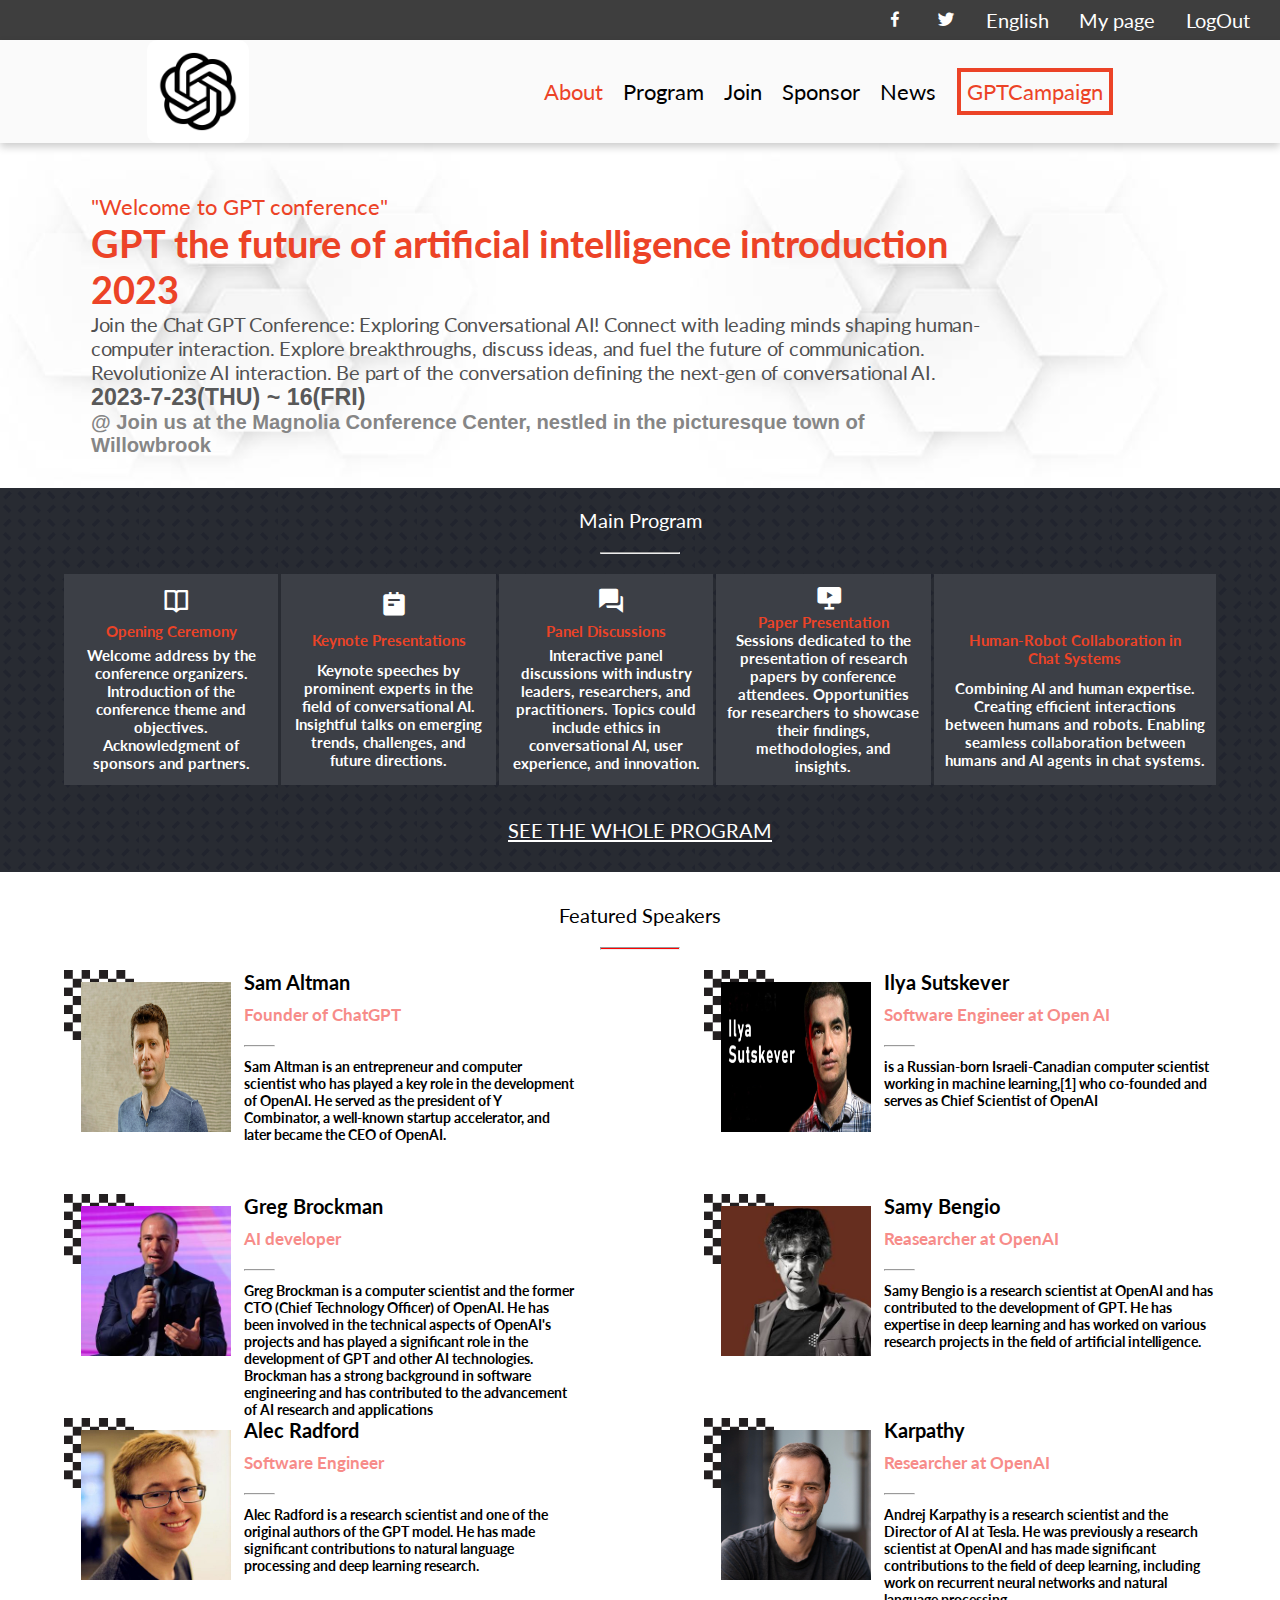
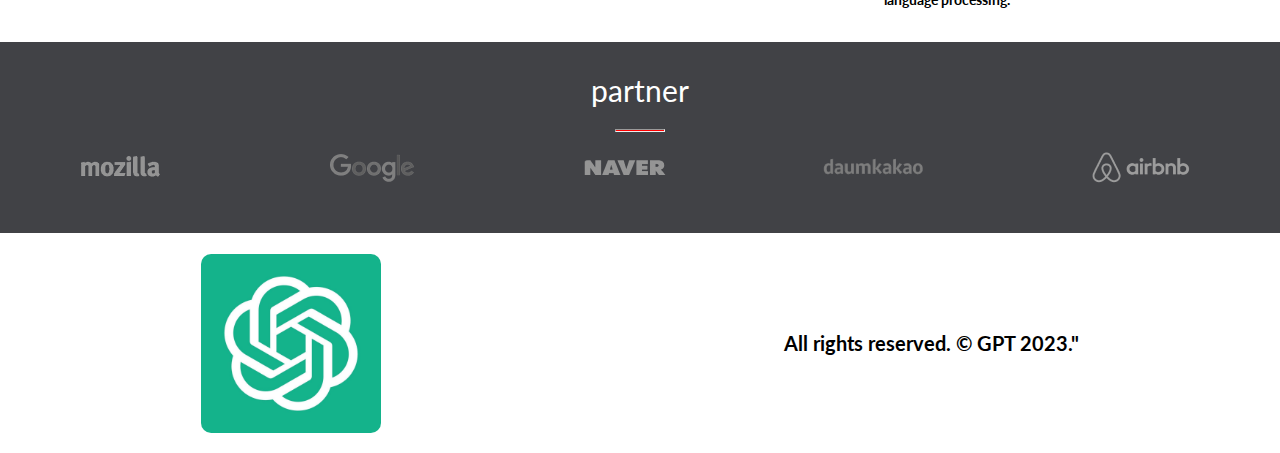
<file: index.html>
<!DOCTYPE html>
<html lang="en">
  <head>
    <meta charset="UTF-8" />
    <meta name="viewport" content="width=device-width, initial-scale=1.0" />
    <!-- link to boxIcons library -->
    <link
      href="https://unpkg.com/boxicons@2.1.4/css/boxicons.min.css"
      rel="stylesheet"
    />
    <!-- link to styleSheet -->
    <link rel="stylesheet" href="style.css" />
    <!-- link to google icons -->
    <link
      href="https://fonts.googleapis.com/icon?family=Material+Icons"
      rel="stylesheet"
    />
    <title>Document</title>
  </head>
  <body>
    <!-- Burger Menu items -->
     <div class="burger-menue">
    <i class='bx bx-x' id="zabih"></i>
    <ul>
      <li class="menue"><a href="about.html">About</a></li>
      <li class="menue"><a href="#speaker">Speakers</a></li>
      <li class="menue"><a href="#core">Core of program</a></li>
      <li class="menue"><a href="#partner">Partner</a></li>
      <li class="menue"><a href="#mainParagraph">Main program</a></li>

    </ul>
  </div>
    <!-- Header section -->
    <header>
      <!-- burger-Menu-icon -->
      <i class="bx bx-menu" id="bx"></i>
      <div class="header-container">
        <div class="header-first">
          <ul>
            <li>
              <a href="https://openai.com/"
                ><i class="bx bxl-facebook" style="color: #ffffff"></i
              ></a>
            </li>
            <li>
              <a href="https://openai.com/"
                ><i class="bx bxl-twitter" style="color: #ffffff"></i
              ></a>
            </li>
            <li>English</li>
            <li>My page</li>
            <li>LogOut</li>
          </ul>
        </div>
        <div class="header-second">
          <img src="images/logo.jpg" alt="gpt image" />
          <ul>
            <li><a href="about.html">About</a></li>
            <li>Program</li>
            <li>Join</li>
            <li>Sponsor</li>
            <li>News</li>
            <li>GPTCampaign</li>
          </ul>
        </div>
      </div>
    </header>
    <!-- Hero section -->
    <section class="home-container">
      <section class="home" id="mainParagraph">
        <p>"Welcome to GPT conference"</p>
        <h1>GPT the future of artificial intelligence introduction 2023</h1>
        <p id="second">
          Join the Chat GPT Conference: Exploring Conversational AI! Connect
          with leading minds shaping human-computer interaction. Explore
          breakthroughs, discuss ideas, and fuel the future of communication.
          Revolutionize AI interaction. Be part of the conversation defining the
          next-gen of conversational AI.
        </p>
        <h4>2023-7-23(THU) ~ 16(FRI)</h4>
        <h6>
          @ Join us at the Magnolia Conference Center, nestled in the
          picturesque town of Willowbrook
        </h6>
      </section>
    </section>
    <section class="program" id="core">
      <h3>Main Program</h3>
      <hr/>
      <div class="cards">
        <div class="card">
          <i class="bx bx-book-open"></i>
          <h4>Opening Ceremony</h4>
          <p>
            Welcome address by the conference organizers. Introduction of the
            conference theme and objectives. Acknowledgment of sponsors and
            partners.
          </p>
        </div>
        <div class="card">
          <i class="bx bxs-notepad"></i>
          <h4>Keynote Presentations</h4>
          <p>
            Keynote speeches by prominent experts in the field of conversational
            AI. Insightful talks on emerging trends, challenges, and future
            directions.
          </p>
        </div>
        <div class="card">
          <i class="bx bxs-conversation"></i>
          <h4>Panel Discussions</h4>
          <p>
            Interactive panel discussions with industry leaders, researchers,
            and practitioners. Topics could include ethics in conversational AI,
            user experience, and innovation.
          </p>
        </div>
        <div class="card">
          <i class="bx bxs-slideshow"></i>
          <h4>Paper Presentation</h4>
          <p>
            Sessions dedicated to the presentation of research papers by
            conference attendees. Opportunities for researchers to showcase
            their findings, methodologies, and insights.
          </p>
        </div>
        <div class="card">
          <i class="material-icons"> smart_toy </i>
          <h4>Human-Robot Collaboration in Chat Systems</h4>
          <p>
            Combining AI and human expertise. Creating efficient interactions
            between humans and robots. Enabling seamless collaboration between
            humans and AI agents in chat systems.
          </p>
        </div>
      </div>
      <div class="join">Join GPT conference</div>
      <a href="">SEE THE WHOLE PROGRAM</a>
    </section>
    <section class="speakers" id="speaker">
      <h3>Featured Speakers</h3>
      <hr/>
      <div class="container-speaker">
      </div>
      <footer class="first" id="partner">
        <p>partner</p>
        <hr />
        <div class="company">
          <img src="images/mozilla 1.png" alt="mozilla image" />
          <img src="images/googlekorea 1.png" alt="google" />
          <img src="images/naver 1.png" alt="" />
          <img src="images/daumkakaologo 1.png" alt="" />
          <img src="images/airbnb 1.png" alt="" />
        </div>
      </footer>
      <footer class="second">
        <img src="images/gpt.jpg" alt="" />
        <p>All rights reserved. © GPT 2023."</p>
      </footer>
    </section>
  </body>
  <script src="script.js"></script>
</html>
</file>
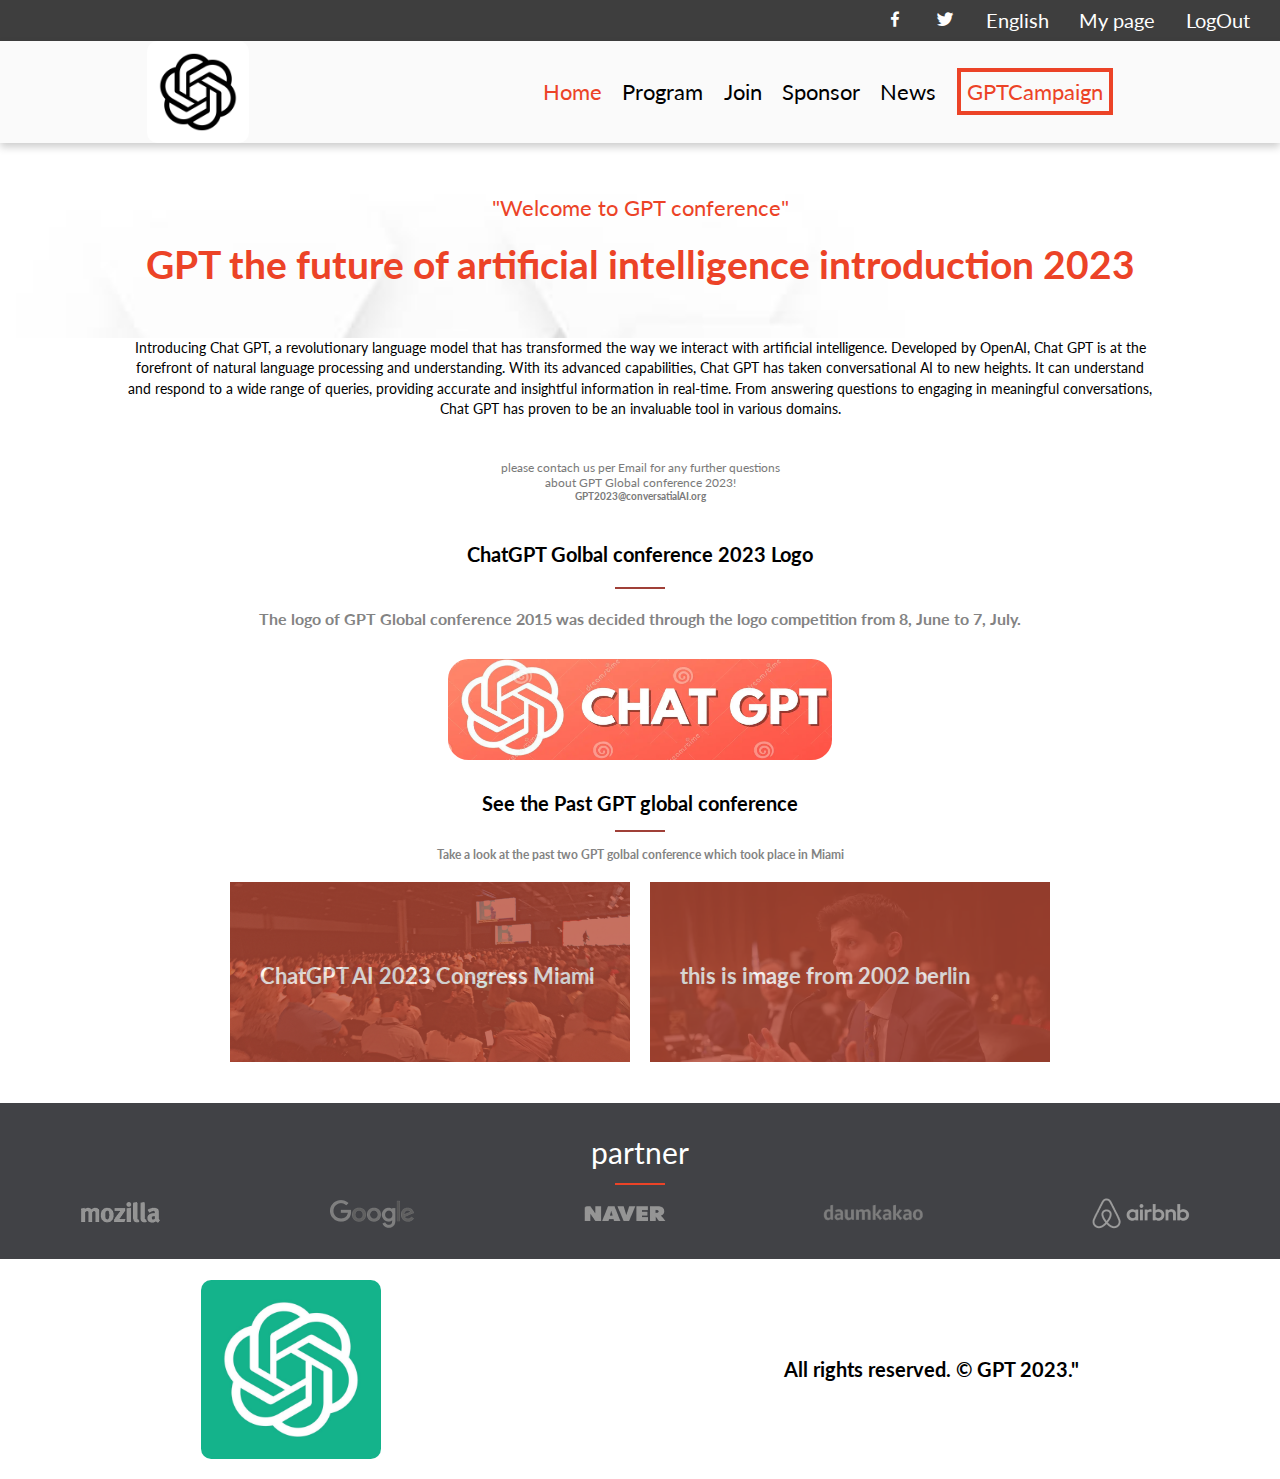
<file: about.html>
<!DOCTYPE html>
<html lang="en">
  <head>
    <meta charset="UTF-8" />
    <meta name="viewport" content="width=device-width, initial-scale=1.0" />
    <title>Document</title>
    <!-- link to google icons i do not know that it is importan or not should it be removed? -->
    <link
      href="https://fonts.googleapis.com/icon?family=Material+Icons"
      rel="stylesheet"
    />
    <link rel="stylesheet" href="about.css" />
    <!-- link to boxIcons library -->
    <link
      href="https://unpkg.com/boxicons@2.1.4/css/boxicons.min.css"
      rel="stylesheet"
    />
  </head>
  <body>
    <!-- Burger Menu items -->
    <div class="burger-menue">
      <i class="bx bx-x" id="zabih"></i>
      <ul>
        <li class="menue"><a href="index.html">Home</a></li>
        <li class="menue"><a href="index.html#speaker">Speakers</a></li>
        <li class="menue"><a href="index.html#core">Core of program</a></li>
        <li class="menue"><a href="index.html#partner">Partner</a></li>
        <li class="menue">
          <a href="index.html#mainParagraph">Main program</a>
        </li>
      </ul>
    </div>
    <!-- Header section -->
    <header>
      <!-- burger-Menu-icon -->
      <i class="bx bx-menu" id="bx"></i>
      <div class="header-container">
        <div class="header-first">
          <ul>
            <li>
              <a href="https://openai.com/"
                ><i class="bx bxl-facebook" style="color: #ffffff"></i
              ></a>
            </li>
            <li>
              <a href="https://openai.com/"
                ><i class="bx bxl-twitter" style="color: #ffffff"></i
              ></a>
            </li>
            <li>English</li>
            <li>My page</li>
            <li>LogOut</li>
          </ul>
        </div>
        <div class="header-second">
          <img src="images/logo.jpg" width="150" alt="gpt image" />
          <ul>
            <li><a href="index.html">Home</a></li>
            <li>Program</li>
            <li>Join</li>
            <li>Sponsor</li>
            <li>News</li>
            <li>GPTCampaign</li>
          </ul>
        </div>
      </div>
    </header>
    <!-- Hero section -->
    <section class="home-container">
      <section class="home" id="mainParagraph">
        <div class="background-img">
          <p>"Welcome to GPT conference"</p>
          <h1>GPT the future of artificial intelligence introduction 2023</h1>
        </div>
        <p id="second">
          Introducing Chat GPT, a revolutionary language model that has
          transformed the way we interact with artificial intelligence.
          Developed by OpenAI, Chat GPT is at the forefront of natural language
          processing and understanding. With its advanced capabilities, Chat GPT
          has taken conversational AI to new heights. It can understand and
          respond to a wide range of queries, providing accurate and insightful
          information in real-time. From answering questions to engaging in
          meaningful conversations, Chat GPT has proven to be an invaluable tool
          in various domains.
        </p>
        <div class="contact-header">
          <p>please contach us per Email for any further questions</p>
          <p>about GPT Global conference 2023!</p>
          <h5>GPT2023@conversatialAI.org</h5>
        </div>
        <div class="about-logo-footer">
          <h3>ChatGPT Golbal conference 2023 Logo</h3>
          <hr />
          <p>
            The logo of GPT Global conference 2015 was decided through the logo
            competition from 8, June to 7, July.
          </p>
          <img src="images/logoo.png" alt="logo" id="myLogo" />
        </div>
        <div class="footer-about">
          <h3>See the Past GPT global conference</h3>
          <hr />
          <p>
            Take a look at the past two GPT golbal conference which took place
            in Miami
          </p>
        <div class="images-container">
          <div class="images">
            <p>ChatGPT AI 2023 Congress Miami </p>
            <div class="first">
              <div class="firstImage"></div>
            </div>
          </div>
          <div class="images-second">
            <p class="pSecond">this is image from 2002 berlin</p>
            <div class="second">
              <div class="secondImage"></div>
            </div>
         
          </div>
        </div>
        </div>

        <footer class="first" id="partner">
          <p>partner</p>
          <hr />
          <div class="company">
            <img src="images/mozilla 1.png" alt="mozilla image" />
            <img src="images/googlekorea 1.png" alt="google" />
            <img src="images/naver 1.png" alt="" />
            <img src="images/daumkakaologo 1.png" alt="" />
            <img src="images/airbnb 1.png" alt="" />
          </div>
        </footer>
        <footer class="second">
          <img src="images/gpt.jpg" width="300" alt="" />
          <p>All rights reserved. © GPT 2023."</p>
        </footer>
      </section>
    </section>
  </body>
  <script src="about.js"></script>
</html>
</file>
<file: style.css>
/* link to css Font */
@import url("https://fonts.googleapis.com/css2?family=Lato&display=swap");

* {
  margin: 0;
  padding: 0;
  box-sizing: border-box;
}

:root {
  --redColor: rgb(236, 67, 39);
}

html {
  font-size: 48%;
}

/* Burger Menu items  */

/* burger-menue actions */
.burger-menue {
  display: none;
  flex-direction: column;
  align-items: center;
  width: 100vw;
  height: 100vh;
  position: fixed;
  background-color: #3c3a39;
  color: #fff5e1;
  font-size: 3.2rem;
  font-family: "Roboto", sans-serif;
  font-weight: 700;
  line-height: 4.4rem;
}

.burger-menue i {
  margin-top: 4rem;
  margin-left: 3rem;
}

.burger-menue ul {
  text-align: center;
}

.burger-menue ul li {
  padding-bottom: 1.5rem;
  list-style-type: none;
  margin-top: 3rem;
  border-bottom: 1px solid #6f6c6b;
}

section.program a {
  display: none;
}

.burger-menue ul li a {
  color: white;
  text-decoration: none;
}

/*  hero section */

.header-container {
  display: none;
}

#bx {
  font-size: 3rem;
  margin-top: 2rem;
  margin-left: 2rem;
}

div.card {
  transition: all 0.5s ease;
}

div.card:hover {
  transform: scale(1.08);
  background-color: black;
  box-shadow: 0 3px 4px rgb(255, 255, 255), 0 -3px 7px rgb(255, 255, 255);
}

.home {
  height: 90vh;
  display: flex;
  flex-direction: column;
  justify-content: space-around;
  align-items: start;
  margin-left: 2rem;
}

.card p {
  color: #fff;
  font-size: 1.5rem;
  font-family: Lato, sans-serif;
  font-style: normal;
  font-weight: 700;
}

footer.second p {
  font-family: lato, sans-serif;
  font-size: 2rem;
  font-weight: bold;
}

div.details p {
  font-size: 13px;
  text-overflow: hidden;
  font-family: Lato, sans-serif;
  font-style: normal;
  font-weight: 700;
}

section.home p:first-child {
  margin-top: 5rem;
  color: var(--redColor);
  font-size: 2.2rem;
  font-family: "Lato", sans-serif;
}

section.home h1 {
  color: var(--redColor);
  font-size: 3.8rem;
  font-family: "Lato", sans-serif;
}

section.home p#second {
  color: #515151;
  font-size: 2rem;
  font-family: "Lato", sans-serif;
  font-style: normal;
  font-weight: 400;
  letter-spacing: -0.255px;
}

.card h4 {
  margin-left: 1rem;
  margin-right: 1rem;
  font-size: 1.47rem;
  font-family: Lato, sans-serif;
  font-style: normal;
  font-weight: 700;
  color: var(--redColor);
}

section.home h4 {
  color: #595959;
  font-size: 2.3rem;
  font-family: "Gothic", sans-serif;
  font-style: normal;
  font-weight: 900;
}

section.home h6 {
  color: #868686;
  font-size: 2rem;
  font-family: "Gothic", sans-serif;
  font-style: normal;
  font-weight: 700;
}

.home-container {
  /* width: 100vw; */
  background-image: url(images/backgroundIstock.jpg);
  background-size: contain;
}

/* program section mobile  */

section.program {
  background-image: url(images/programBackground.png);
  background-size: contain;
  height: auto;
  padding-bottom: 2rem;
}

.speakers h3 {
  font-size: 20px;
  text-align: center;
  font-family: Lato, sans-serif;
  font-style: normal;
  font-weight: 400;
  margin-top: 2rem;
}

section.program h3 {
  padding-top: 2rem;
  color: #fff;
  font-size: 2rem;
  font-family: Lato, sans-serif;
  font-style: normal;
  font-weight: 400;
  text-align: center;
}

section.program hr {
  width: 8rem;
  height: 0.2rem;
  margin: 2rem auto;
  background-color: red;
}

.card {
  margin-bottom: 0.268rem;
  display: flex;
  height: 11rem;
  align-items: center;
  justify-content: space-evenly;
  width: 100%;
  background-color: rgb(60, 63, 70);
}

div.card i {
  margin-left: 1rem;
  font-size: 2.8rem;
  color: white;
}

section.program div.join {
  margin: 2rem auto;
  width: 70%;
  color: #fff;
  font-size: 1.6rem;
  font-family: Lato, sans-serif;
  font-style: normal;
  font-weight: 900;
  text-align: center;
  padding: 2rem;
  background-color: var(--redColor);
}

/* Speaker section */

div.details {
  margin-left: 3rem;
  display: flex;
  flex-direction: column;
}

div.speaker {
  display: flex;
}

div.speaker img.speaker {
  height: 70px;
  width: 70px;
}

div.details h4 {
  margin-bottom: 1rem;
  font-size: 20px;
  font-family: Lato, sans-serif;
  font-style: normal;
  font-weight: 700;
}

div.details h5 {
  margin-bottom: 1rem;
  color: #f78c89;
  font-size: 17px;
  font-family: Lato, sans-serif;
  font-style: normal;
  font-weight: 700;
}

section.speakers hr {
  width: 8rem;
  height: 0.3rem;
  background-color: red;
  margin: 2rem auto;
}

footer.first hr {
  width: 5rem;
}

.speakers div.speaker .details hr {
  margin: 1rem 0;
  width: 3rem;
  height: 0.2rem;
  background-color: grey;
}

div.speaker div.images img.man {
  position: relative;
  bottom: 60px;
  left: 17px;
  width: 150px;
  height: 150px;
}

footer.first {
  padding: 3rem 0;
  background-color: rgb(65, 66, 70);
}

footer.first p:first-child {
  color: white;
  font-family: lato, sans-serif;
  font-size: 3rem;
  text-align: center;
}

div.company img {
  margin-bottom: 2rem;
}

div.company {
  display: flex;
  flex-wrap: wrap;
  justify-content: space-around;
}

footer.second {
  display: flex;
  justify-content: space-around;
  align-items: center;
  margin: 2rem auto;
}

footer.second img {
  width: 14%;
  border-radius: 1rem;
}

@media screen and (min-width: 768px) {
  div.container-speaker {
    display: flex;
    flex-wrap: wrap;
    justify-content: space-around;
  }

  div.speaker {
    width: 40%;
    display: flex;
    justify-content: space-around;
  }

  html {
    font-size: 63.2%;
  }

  section.home h6 {
    margin-bottom: 3rem;
  }

  .cards {
    display: flex;
    flex-wrap: nowrap;
    width: 90vw;
    margin: 0 auto;
    column-gap: 0.3rem;
  }

  .card {
    padding: 1rem;
    flex-direction: column;
    justify-content: space-around;
    align-items: center;
    text-align: center;
    height: auto;
  }

  .header-container {
    flex-direction: column;
    display: flex;
  }

  div.join {
    display: none;
  }

  .program a:last-child {
    display: block;
    margin: 3rem auto;
    text-align: center;
    color: #fff;
    font-size: 2rem;
    font-family: Lato, sans-serif;
    font-style: normal;
    font-weight: 400;
    padding-bottom: 3rem;
  }

  #bx {
    display: none;
  }

  .header-first {
    background-color: rgb(62, 62, 62);
    display: flex;
    justify-content: flex-end;
    align-items: center;
    height: 4rem;
  }

  .header-first ul {
    width: auto;
    display: flex;
    list-style-type: none;
    justify-content: space-around;
  }

  .header-first ul li {
    margin-right: 3rem;
    font-family: "Lato", sans-serif;
    font-size: 2rem;
    color: #fff;
  }

  section.program {
    height: auto;
    padding-bottom: 0;
  }

  .header-second ul li {
    margin-right: 2rem;
  }

  .header-second ul li:first-child a {
    color: var(--redColor);
    text-decoration: none;
  }

  .header-second ul li:last-child {
    border: 4px solid var(--redColor);
    color: var(--redColor);
    padding: 0.6rem;
  }

  .header-second {
    box-shadow: 0 4px 8px rgba(0, 0, 0, 0.2);
    background-color: #fafafa;
    font-size: 2.2rem;
    display: flex;
    align-items: center;
    justify-content: space-around;
  }

  .header-second ul {
    font-family: "Lato", sans-serif;
    list-style-type: none;
    width: auto;
    display: flex;
    align-items: center;
    justify-content: space-between;
  }

  .header-second img {
    width: 8%;
    border-radius: 1rem;
  }

  div.details p {
    font-size: 14px;
  }

  section.home {
    height: auto;
    display: flex;
    flex-direction: column;
    width: 70vw;
    align-items: flex-start;
    margin-left: 9rem;
    justify-content: space-around;
  }
}
</file>
<file: about.css>
/* link to css Font */
@import url("https://fonts.googleapis.com/css2?family=Lato&display=swap");

html {
  font-size: 48%;
}

:root {
  --redColor: rgb(236, 67, 39);
}

* {
  margin: 0;
  padding: 0;
  box-sizing: border-box;
}

.header-container {
  display: none;
}

#bx {
  font-size: 3rem;
  margin-top: 2rem;
  margin-left: 2rem;
}

/* Burger Menu items  */

/* burger-menue actions */

.burger-menue {
  display: none;
  flex-direction: column;
  align-items: center;
  width: 100vw;
  height: 100vh;
  position: fixed;
  background-color: #3c3a39;
  color: #fff5e1;
  font-size: 3.2rem;
  font-family: "Roboto", sans-serif;
  font-weight: 700;
  line-height: 4.4rem;
}

.burger-menue i {
  margin-top: 4rem;
  margin-left: 3rem;
}

.burger-menue ul {
  text-align: center;
}

.burger-menue ul li {
  padding-bottom: 1.5rem;
  list-style-type: none;
  margin-top: 3rem;
  border-bottom: 1px solid #6f6c6b;
}

.burger-menue ul li a {
  color: white;
  text-decoration: none;
}

.about-logo-footer p {
  color: #838383;
  text-align: center;
  font-family: Lato, sans-serif;
  font-size: 16px;
  font-style: normal;
  font-weight: 700;
}

.footer-about p {
  color: #838383;
  text-align: center;
  font-family: Lato, sans-serif;
  font-size: 12px;
  font-style: normal;
  font-weight: 700;
}

div.images p {
  position: absolute;
  left: 30px;
  top: 80px;
  color: white;
  font-size: 2.2rem;
}

footer.second p {
  font-family: lato, sans-serif;
  font-size: 2rem;
  font-weight: bold;
}

.background-img > p:first-child {
  margin-bottom: 2rem;
  margin-top: 5rem;
  text-align: center;
  color: var(--redColor);
  font-size: 2.2rem;
  font-family: "Lato", sans-serif;
}

.background-img {
  background-image: url(images/backgroundIstock.jpg);
  background-size: cover;
  padding-bottom: 5rem;
}

#second {
  font-family: lato, sans-serif;
  font-size: 1.4rem;
  font-style: normal;
  font-weight: 400;
  line-height: 2rem;
  width: 80%;
  text-align: center;
  margin: 0 auto;
}

.home h1 {
  color: var(--redColor);
  font-size: 3.8rem;
  font-family: "Lato", sans-serif;
  text-align: center;
  width: 80%;
  margin: 0 auto;
}

.contact-header {
  margin-top: 4rem;
  color: #7a7a7a;
  text-align: center;
  font-family: Lato, sans-serif;
  font-size: 1.2rem;
  font-style: normal;
}

.about-logo-footer h3 {
  margin-top: 4rem;
  text-align: center;
  font-family: Lato, sans-serif;
  font-size: 20px;
  font-style: normal;
  font-weight: 700;
}

.about-logo-footer hr {
  width: 5rem;
  height: 0.2rem;
  margin: 2rem auto;
  background-color: #a04038;
  border: none;
}

.about-logo-footer img {
  height: 10rem;
  border-radius: 2rem;
  width: 90%;
  margin: 3rem auto;
  display: block;
}

.footer-about h3 {
  font-family: Lato, sans-serif;
  font-size: 20px;
  font-style: normal;
  font-weight: 700;
  text-align: center;
}

.footer-about hr {
  width: 5rem;
  height: 0.2rem;
  margin: 1.5rem auto;
  background-color: #a04038;
  border: none;
}

div.firstImage {
  opacity: 0.2;
  width: 100%;
  background-image: url(images/conference1.png);
  background-repeat: no-repeat;
  background-size: cover;
}

div.firstImage:first-child {
  padding-top: 180px;
}

div.images {
  margin-top: 2rem;
  position: relative;
  margin-bottom: 2rem;
}

div.images-second {
  position: relative;
}

div.images-second:first-child {
  position: absolute;
  left: 30px;
  top: 80px;
  color: white;
  font-size: 2.2rem;
}

div.first {
  background-color: rgb(184, 76, 56);
}

div.second {
  background-color: rgb(184, 76, 56);
}

.secondImage {
  opacity: 0.2;
  width: 100%;
  height: 180px;
  background-image: url(images/confernece2.webp);
  background-repeat: no-repeat;
  background-size: cover;
}

.images-second .pSecond {
  position: absolute;
  left: 30px;
  top: 80px;
  color: white;
  font-size: 2.2rem;
}

footer.first {
  margin-top: 2rem;
  padding: 3rem 0;
  background-color: rgb(65, 66, 70);
}

footer.first p:first-child {
  color: white;
  font-family: lato, sans-serif;
  font-size: 3rem;
  text-align: center;
}

.footer-about {
  width: 90%;
  text-align: center;
  margin: 0 auto;
}

footer.first hr {
  width: 5rem;
  height: 0.2rem;
  background-color: var(--redColor);
  border: none;
  margin: 1.3rem auto;
}

footer.second {
  display: flex;
  justify-content: space-around;
  align-items: center;
  margin: 2rem auto;
}

footer.second img {
  width: 14%;
  border-radius: 1rem;
}

div.company {
  display: flex;
  flex-wrap: wrap;
  justify-content: space-around;
}

@media screen and (min-width: 768px) {
  #bx {
    display: none;
  }

  html {
    font-size: 63.5%;
  }

  .about-logo-footer img {
    width: 30%;
  }

  .images-container {
    display: flex;
    justify-content: center;
    column-gap: 2rem;
    align-items: center;
  }

  .images-second {
    width: 400px;
  }

  .images {
    width: 400px;
  }

  .header-container {
    flex-direction: column;
    display: flex;
  }

  .header-first {
    background-color: rgb(62, 62, 62);
    display: flex;
    justify-content: flex-end;
    align-items: center;
    height: 4rem;
  }

  .header-first ul {
    width: auto;
    display: flex;
    list-style-type: none;
    justify-content: space-around;
  }

  .header-first ul li {
    margin-right: 3rem;
    font-family: "Lato", sans-serif;
    font-size: 2rem;
    color: #fff;
  }

  .header-second ul li {
    margin-right: 2rem;
  }

  .header-second ul li:first-child a {
    color: var(--redColor);
    text-decoration: none;
  }

  .header-second ul li:last-child {
    border: 4px solid var(--redColor);
    color: var(--redColor);
    padding: 0.6rem;
  }

  .header-second {
    box-shadow: 0 4px 8px rgba(0, 0, 0, 0.2);
    background-color: #fafafa;
    font-size: 2.2rem;
    display: flex;
    align-items: center;
    justify-content: space-around;
  }

  .header-second ul {
    font-family: "Lato", sans-serif;
    list-style-type: none;
    width: auto;
    display: flex;
    align-items: center;
    justify-content: space-between;
  }

  .header-second img {
    width: 8%;
    border-radius: 1rem;
  }
}
</file>
